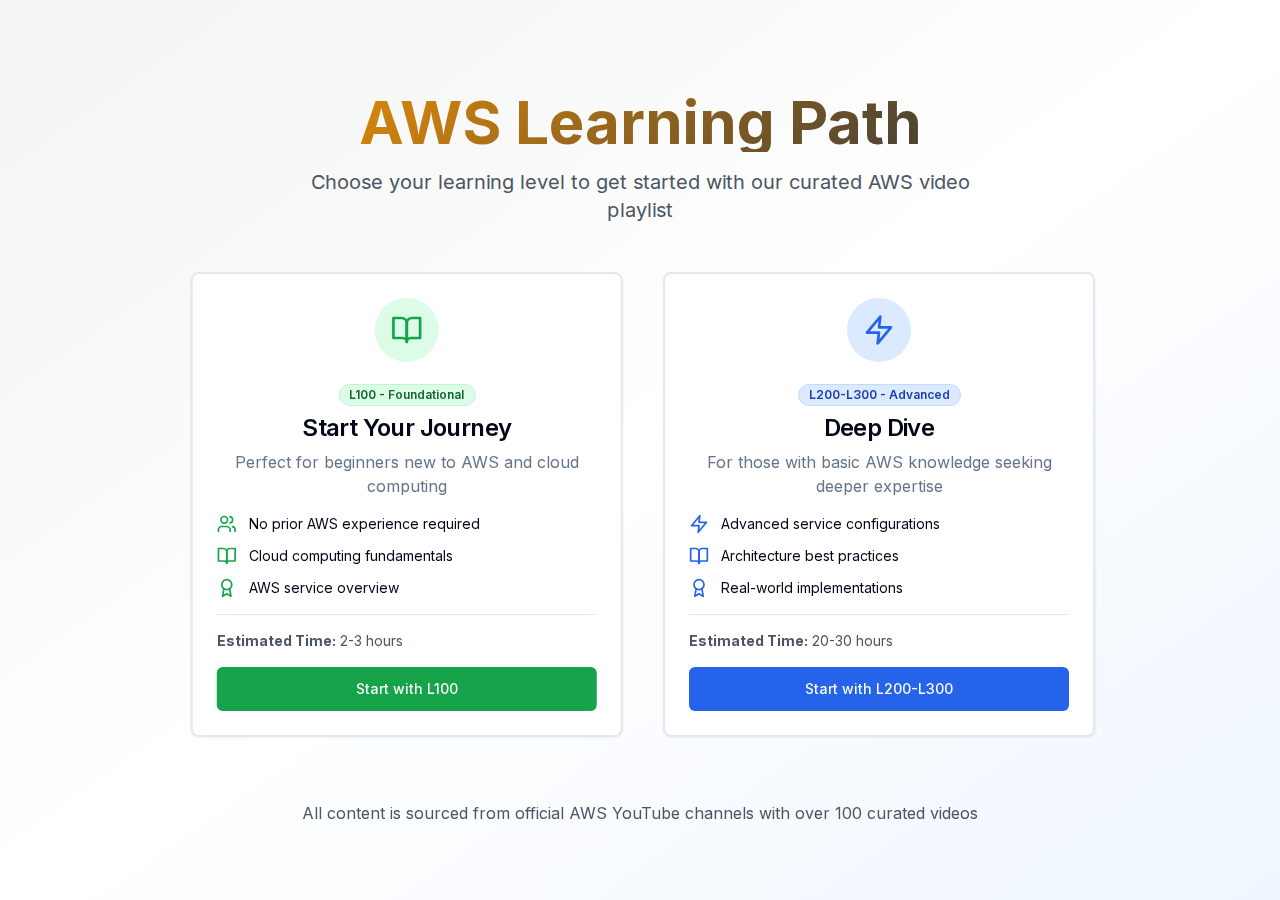
<file: index.html>
<!DOCTYPE html><html lang="en"><head><meta charSet="utf-8"/><meta name="viewport" content="width=device-width, initial-scale=1"/><link rel="preload" href="/_next/static/media/e4af272ccee01ff0-s.p.woff2" as="font" crossorigin="" type="font/woff2"/><link rel="stylesheet" href="/_next/static/css/3cbd39ab840da3f4.css" data-precedence="next"/><link rel="preload" as="script" fetchPriority="low" href="/_next/static/chunks/webpack-1b400f1de436fe28.js"/><script src="/_next/static/chunks/fd9d1056-ad15f396ddf9b7e5.js" async=""></script><script src="/_next/static/chunks/117-0e6c1df635e0dae0.js" async=""></script><script src="/_next/static/chunks/main-app-b7b6b2b98b5c2440.js" async=""></script><script src="/_next/static/chunks/985-b00d2a88869a61ec.js" async=""></script><script src="/_next/static/chunks/app/page-27c366e116678d3c.js" async=""></script><title>AWS Learning Path - Interactive Guide</title><meta name="description" content="A curated AWS learning path with official YouTube videos organized by skill level"/><meta name="next-size-adjust"/><script src="/_next/static/chunks/polyfills-42372ed130431b0a.js" noModule=""></script></head><body class="__className_e8ce0c"><div class="min-h-screen bg-gradient-to-br from-aws-gray via-white to-blue-50 flex items-center justify-center p-4"><div class="max-w-4xl w-full"><div class="text-center mb-12" style="opacity:0;transform:translateY(20px) translateZ(0)"><h1 class="text-4xl md:text-6xl font-bold aws-text-gradient mb-4">AWS Learning Path</h1><p class="text-xl text-gray-600 max-w-2xl mx-auto">Choose your learning level to get started with our curated AWS video playlist</p></div><div class="grid md:grid-cols-2 gap-8"><div style="opacity:0;transform:translateX(-20px) translateZ(0)"><div class="rounded-lg bg-card text-card-foreground shadow-sm h-full hover:shadow-xl transition-all duration-300 border-2 hover:border-green-200 group cursor-pointer"><div class="flex flex-col space-y-1.5 p-6 text-center pb-4"><div class="mx-auto mb-4 p-4 bg-green-100 rounded-full w-fit group-hover:bg-green-200 transition-colors"><svg xmlns="http://www.w3.org/2000/svg" width="24" height="24" viewBox="0 0 24 24" fill="none" stroke="currentColor" stroke-width="2" stroke-linecap="round" stroke-linejoin="round" class="w-8 h-8 text-green-600"><path d="M2 3h6a4 4 0 0 1 4 4v14a3 3 0 0 0-3-3H2z"></path><path d="M22 3h-6a4 4 0 0 0-4 4v14a3 3 0 0 1 3-3h7z"></path></svg></div><div class="inline-flex items-center rounded-full border px-2.5 py-0.5 text-xs font-semibold transition-colors focus:outline-none focus:ring-2 focus:ring-ring focus:ring-offset-2 border-green-200 bg-green-100 text-green-800 mx-auto mb-2">L100 - Foundational</div><h3 class="font-semibold tracking-tight text-2xl">Start Your Journey</h3><p class="text-muted-foreground text-base">Perfect for beginners new to AWS and cloud computing</p></div><div class="p-6 pt-0 space-y-4"><div class="space-y-3"><div class="flex items-center space-x-3"><svg xmlns="http://www.w3.org/2000/svg" width="24" height="24" viewBox="0 0 24 24" fill="none" stroke="currentColor" stroke-width="2" stroke-linecap="round" stroke-linejoin="round" class="w-5 h-5 text-green-600"><path d="M16 21v-2a4 4 0 0 0-4-4H6a4 4 0 0 0-4 4v2"></path><circle cx="9" cy="7" r="4"></circle><path d="M22 21v-2a4 4 0 0 0-3-3.87"></path><path d="M16 3.13a4 4 0 0 1 0 7.75"></path></svg><span class="text-sm">No prior AWS experience required</span></div><div class="flex items-center space-x-3"><svg xmlns="http://www.w3.org/2000/svg" width="24" height="24" viewBox="0 0 24 24" fill="none" stroke="currentColor" stroke-width="2" stroke-linecap="round" stroke-linejoin="round" class="w-5 h-5 text-green-600"><path d="M2 3h6a4 4 0 0 1 4 4v14a3 3 0 0 0-3-3H2z"></path><path d="M22 3h-6a4 4 0 0 0-4 4v14a3 3 0 0 1 3-3h7z"></path></svg><span class="text-sm">Cloud computing fundamentals</span></div><div class="flex items-center space-x-3"><svg xmlns="http://www.w3.org/2000/svg" width="24" height="24" viewBox="0 0 24 24" fill="none" stroke="currentColor" stroke-width="2" stroke-linecap="round" stroke-linejoin="round" class="w-5 h-5 text-green-600"><circle cx="12" cy="8" r="6"></circle><path d="M15.477 12.89 17 22l-5-3-5 3 1.523-9.11"></path></svg><span class="text-sm">AWS service overview</span></div></div><div class="pt-4 border-t"><p class="text-sm text-gray-600 mb-4"><strong>Estimated Time:</strong> 2-3 hours</p><button class="inline-flex items-center justify-center whitespace-nowrap text-sm font-medium ring-offset-background transition-colors focus-visible:outline-none focus-visible:ring-2 focus-visible:ring-ring focus-visible:ring-offset-2 disabled:pointer-events-none disabled:opacity-50 text-primary-foreground h-11 rounded-md px-8 w-full bg-green-600 hover:bg-green-700">Start with L100</button></div></div></div></div><div style="opacity:0;transform:translateX(20px) translateZ(0)"><div class="rounded-lg bg-card text-card-foreground shadow-sm h-full hover:shadow-xl transition-all duration-300 border-2 hover:border-blue-200 group cursor-pointer"><div class="flex flex-col space-y-1.5 p-6 text-center pb-4"><div class="mx-auto mb-4 p-4 bg-blue-100 rounded-full w-fit group-hover:bg-blue-200 transition-colors"><svg xmlns="http://www.w3.org/2000/svg" width="24" height="24" viewBox="0 0 24 24" fill="none" stroke="currentColor" stroke-width="2" stroke-linecap="round" stroke-linejoin="round" class="w-8 h-8 text-blue-600"><polygon points="13 2 3 14 12 14 11 22 21 10 12 10 13 2"></polygon></svg></div><div class="inline-flex items-center rounded-full border px-2.5 py-0.5 text-xs font-semibold transition-colors focus:outline-none focus:ring-2 focus:ring-ring focus:ring-offset-2 border-blue-200 bg-blue-100 text-blue-800 mx-auto mb-2">L200-L300 - Advanced</div><h3 class="font-semibold tracking-tight text-2xl">Deep Dive</h3><p class="text-muted-foreground text-base">For those with basic AWS knowledge seeking deeper expertise</p></div><div class="p-6 pt-0 space-y-4"><div class="space-y-3"><div class="flex items-center space-x-3"><svg xmlns="http://www.w3.org/2000/svg" width="24" height="24" viewBox="0 0 24 24" fill="none" stroke="currentColor" stroke-width="2" stroke-linecap="round" stroke-linejoin="round" class="w-5 h-5 text-blue-600"><polygon points="13 2 3 14 12 14 11 22 21 10 12 10 13 2"></polygon></svg><span class="text-sm">Advanced service configurations</span></div><div class="flex items-center space-x-3"><svg xmlns="http://www.w3.org/2000/svg" width="24" height="24" viewBox="0 0 24 24" fill="none" stroke="currentColor" stroke-width="2" stroke-linecap="round" stroke-linejoin="round" class="w-5 h-5 text-blue-600"><path d="M2 3h6a4 4 0 0 1 4 4v14a3 3 0 0 0-3-3H2z"></path><path d="M22 3h-6a4 4 0 0 0-4 4v14a3 3 0 0 1 3-3h7z"></path></svg><span class="text-sm">Architecture best practices</span></div><div class="flex items-center space-x-3"><svg xmlns="http://www.w3.org/2000/svg" width="24" height="24" viewBox="0 0 24 24" fill="none" stroke="currentColor" stroke-width="2" stroke-linecap="round" stroke-linejoin="round" class="w-5 h-5 text-blue-600"><circle cx="12" cy="8" r="6"></circle><path d="M15.477 12.89 17 22l-5-3-5 3 1.523-9.11"></path></svg><span class="text-sm">Real-world implementations</span></div></div><div class="pt-4 border-t"><p class="text-sm text-gray-600 mb-4"><strong>Estimated Time:</strong> 20-30 hours</p><button class="inline-flex items-center justify-center whitespace-nowrap text-sm font-medium ring-offset-background transition-colors focus-visible:outline-none focus-visible:ring-2 focus-visible:ring-ring focus-visible:ring-offset-2 disabled:pointer-events-none disabled:opacity-50 text-primary-foreground h-11 rounded-md px-8 w-full bg-blue-600 hover:bg-blue-700">Start with L200-L300</button></div></div></div></div></div><div class="text-center mt-12" style="opacity:0;transform:translateY(20px) translateZ(0)"><p class="text-gray-600">All content is sourced from official AWS YouTube channels with over 100 curated videos</p></div></div></div><script src="/_next/static/chunks/webpack-1b400f1de436fe28.js" async=""></script><script>(self.__next_f=self.__next_f||[]).push([0]);self.__next_f.push([2,null])</script><script>self.__next_f.push([1,"1:HL[\"/_next/static/media/e4af272ccee01ff0-s.p.woff2\",\"font\",{\"crossOrigin\":\"\",\"type\":\"font/woff2\"}]\n2:HL[\"/_next/static/css/3cbd39ab840da3f4.css\",\"style\"]\n"])</script><script>self.__next_f.push([1,"3:I[2846,[],\"\"]\n5:I[9107,[],\"ClientPageRoot\"]\n6:I[8363,[\"985\",\"static/chunks/985-b00d2a88869a61ec.js\",\"931\",\"static/chunks/app/page-27c366e116678d3c.js\"],\"default\",1]\n7:I[4707,[],\"\"]\n8:I[6423,[],\"\"]\na:I[1060,[],\"\"]\nb:[]\n0:[\"$\",\"$L3\",null,{\"buildId\":\"ztAX_1x2L5GDD27DVm2EQ\",\"assetPrefix\":\"\",\"urlParts\":[\"\",\"\"],\"initialTree\":[\"\",{\"children\":[\"__PAGE__\",{}]},\"$undefined\",\"$undefined\",true],\"initialSeedData\":[\"\",{\"children\":[\"__PAGE__\",{},[[\"$L4\",[\"$\",\"$L5\",null,{\"props\":{\"params\":{},\"searchParams\":{}},\"Component\":\"$6\"}],null],null],null]},[[[[\"$\",\"link\",\"0\",{\"rel\":\"stylesheet\",\"href\":\"/_next/static/css/3cbd39ab840da3f4.css\",\"precedence\":\"next\",\"crossOrigin\":\"$undefined\"}]],[\"$\",\"html\",null,{\"lang\":\"en\",\"children\":[\"$\",\"body\",null,{\"className\":\"__className_e8ce0c\",\"children\":[\"$\",\"$L7\",null,{\"parallelRouterKey\":\"children\",\"segmentPath\":[\"children\"],\"error\":\"$undefined\",\"errorStyles\":\"$undefined\",\"errorScripts\":\"$undefined\",\"template\":[\"$\",\"$L8\",null,{}],\"templateStyles\":\"$undefined\",\"templateScripts\":\"$undefined\",\"notFound\":[[\"$\",\"title\",null,{\"children\":\"404: This page could not be found.\"}],[\"$\",\"div\",null,{\"style\":{\"fontFamily\":\"system-ui,\\\"Segoe UI\\\",Roboto,Helvetica,Arial,sans-serif,\\\"Apple Color Emoji\\\",\\\"Segoe UI Emoji\\\"\",\"height\":\"100vh\",\"textAlign\":\"center\",\"display\":\"flex\",\"flexDirection\":\"column\",\"alignItems\":\"center\",\"justifyContent\":\"center\"},\"children\":[\"$\",\"div\",null,{\"children\":[[\"$\",\"style\",null,{\"dangerouslySetInnerHTML\":{\"__html\":\"body{color:#000;background:#fff;margin:0}.next-error-h1{border-right:1px solid rgba(0,0,0,.3)}@media (prefers-color-scheme:dark){body{color:#fff;background:#000}.next-error-h1{border-right:1px solid rgba(255,255,255,.3)}}\"}}],[\"$\",\"h1\",null,{\"className\":\"next-error-h1\",\"style\":{\"display\":\"inline-block\",\"margin\":\"0 20px 0 0\",\"padding\":\"0 23px 0 0\",\"fontSize\":24,\"fontWeight\":500,\"verticalAlign\":\"top\",\"lineHeight\":\"49px\"},\"children\":\"404\"}],[\"$\",\"div\",null,{\"style\":{\"display\":\"inline-block\"},\"children\":[\"$\",\"h2\",null,{\"style\":{\"fontSize\":14,\"fontWeight\":400,\"lineHeight\":\"49px\""])</script><script>self.__next_f.push([1,",\"margin\":0},\"children\":\"This page could not be found.\"}]}]]}]}]],\"notFoundStyles\":[]}]}]}]],null],null],\"couldBeIntercepted\":false,\"initialHead\":[null,\"$L9\"],\"globalErrorComponent\":\"$a\",\"missingSlots\":\"$Wb\"}]\n"])</script><script>self.__next_f.push([1,"9:[[\"$\",\"meta\",\"0\",{\"name\":\"viewport\",\"content\":\"width=device-width, initial-scale=1\"}],[\"$\",\"meta\",\"1\",{\"charSet\":\"utf-8\"}],[\"$\",\"title\",\"2\",{\"children\":\"AWS Learning Path - Interactive Guide\"}],[\"$\",\"meta\",\"3\",{\"name\":\"description\",\"content\":\"A curated AWS learning path with official YouTube videos organized by skill level\"}],[\"$\",\"meta\",\"4\",{\"name\":\"next-size-adjust\"}]]\n4:null\n"])</script></body></html>
</file>
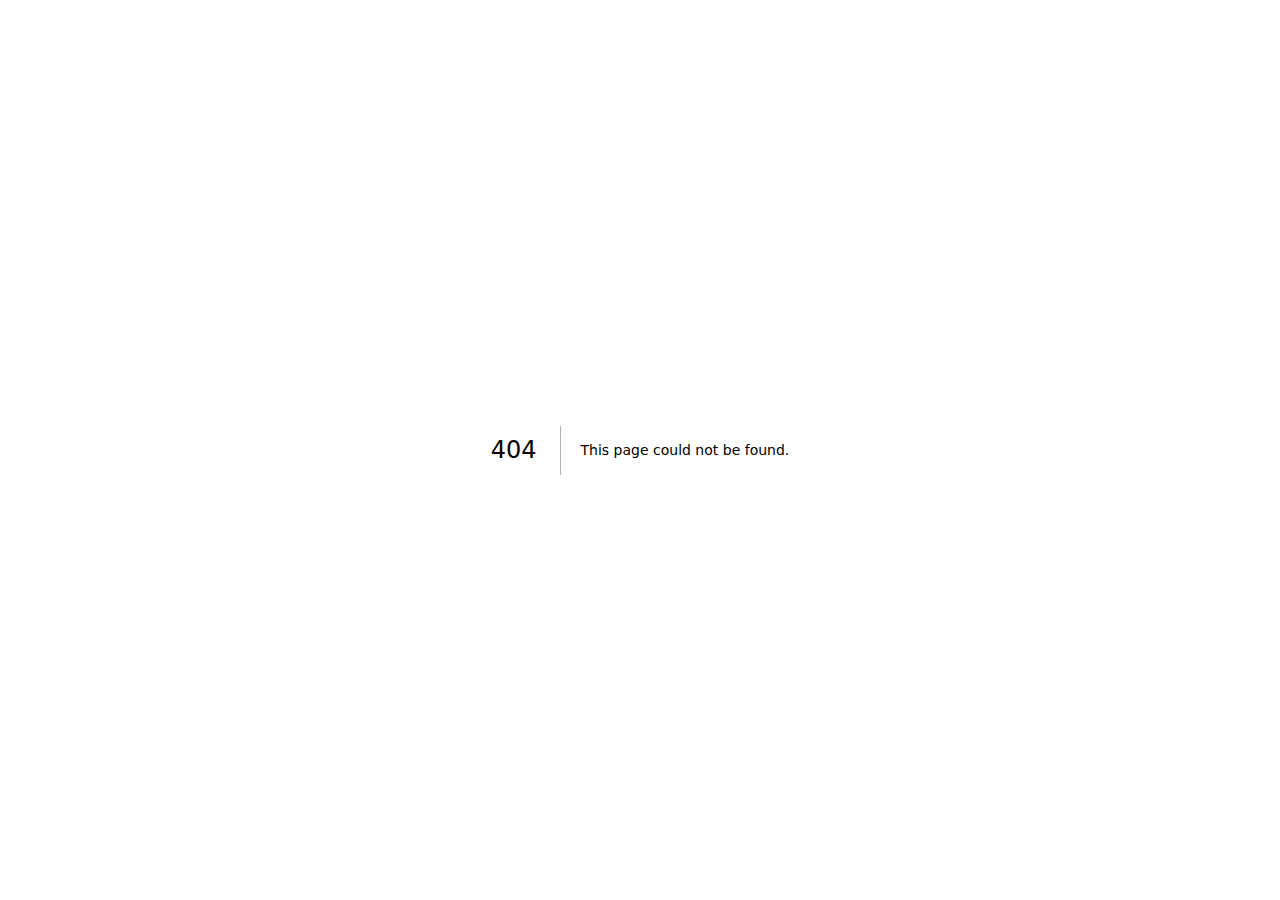
<file: 404/index.html>
<!DOCTYPE html><html lang="en"><head><meta charSet="utf-8"/><meta name="viewport" content="width=device-width, initial-scale=1"/><link rel="preload" href="/_next/static/media/e4af272ccee01ff0-s.p.woff2" as="font" crossorigin="" type="font/woff2"/><link rel="stylesheet" href="/_next/static/css/3cbd39ab840da3f4.css" data-precedence="next"/><link rel="preload" as="script" fetchPriority="low" href="/_next/static/chunks/webpack-1b400f1de436fe28.js"/><script src="/_next/static/chunks/fd9d1056-ad15f396ddf9b7e5.js" async=""></script><script src="/_next/static/chunks/117-0e6c1df635e0dae0.js" async=""></script><script src="/_next/static/chunks/main-app-b7b6b2b98b5c2440.js" async=""></script><meta name="robots" content="noindex"/><title>404: This page could not be found.</title><title>AWS Learning Path - Interactive Guide</title><meta name="description" content="A curated AWS learning path with official YouTube videos organized by skill level"/><meta name="next-size-adjust"/><script src="/_next/static/chunks/polyfills-42372ed130431b0a.js" noModule=""></script></head><body class="__className_e8ce0c"><div style="font-family:system-ui,&quot;Segoe UI&quot;,Roboto,Helvetica,Arial,sans-serif,&quot;Apple Color Emoji&quot;,&quot;Segoe UI Emoji&quot;;height:100vh;text-align:center;display:flex;flex-direction:column;align-items:center;justify-content:center"><div><style>body{color:#000;background:#fff;margin:0}.next-error-h1{border-right:1px solid rgba(0,0,0,.3)}@media (prefers-color-scheme:dark){body{color:#fff;background:#000}.next-error-h1{border-right:1px solid rgba(255,255,255,.3)}}</style><h1 class="next-error-h1" style="display:inline-block;margin:0 20px 0 0;padding:0 23px 0 0;font-size:24px;font-weight:500;vertical-align:top;line-height:49px">404</h1><div style="display:inline-block"><h2 style="font-size:14px;font-weight:400;line-height:49px;margin:0">This page could not be found.</h2></div></div></div><script src="/_next/static/chunks/webpack-1b400f1de436fe28.js" async=""></script><script>(self.__next_f=self.__next_f||[]).push([0]);self.__next_f.push([2,null])</script><script>self.__next_f.push([1,"1:HL[\"/_next/static/media/e4af272ccee01ff0-s.p.woff2\",\"font\",{\"crossOrigin\":\"\",\"type\":\"font/woff2\"}]\n2:HL[\"/_next/static/css/3cbd39ab840da3f4.css\",\"style\"]\n"])</script><script>self.__next_f.push([1,"3:I[2846,[],\"\"]\n5:I[4707,[],\"\"]\n6:I[6423,[],\"\"]\nc:I[1060,[],\"\"]\n7:{\"fontFamily\":\"system-ui,\\\"Segoe UI\\\",Roboto,Helvetica,Arial,sans-serif,\\\"Apple Color Emoji\\\",\\\"Segoe UI Emoji\\\"\",\"height\":\"100vh\",\"textAlign\":\"center\",\"display\":\"flex\",\"flexDirection\":\"column\",\"alignItems\":\"center\",\"justifyContent\":\"center\"}\n8:{\"display\":\"inline-block\",\"margin\":\"0 20px 0 0\",\"padding\":\"0 23px 0 0\",\"fontSize\":24,\"fontWeight\":500,\"verticalAlign\":\"top\",\"lineHeight\":\"49px\"}\n9:{\"display\":\"inline-block\"}\na:{\"fontSize\":14,\"fontWeight\":400,\"lineHeight\":\"49px\",\"margin\":0}\nd:[]\n"])</script><script>self.__next_f.push([1,"0:[\"$\",\"$L3\",null,{\"buildId\":\"ztAX_1x2L5GDD27DVm2EQ\",\"assetPrefix\":\"\",\"urlParts\":[\"\",\"_not-found\",\"\"],\"initialTree\":[\"\",{\"children\":[\"/_not-found\",{\"children\":[\"__PAGE__\",{}]}]},\"$undefined\",\"$undefined\",true],\"initialSeedData\":[\"\",{\"children\":[\"/_not-found\",{\"children\":[\"__PAGE__\",{},[[\"$L4\",[[\"$\",\"title\",null,{\"children\":\"404: This page could not be found.\"}],[\"$\",\"div\",null,{\"style\":{\"fontFamily\":\"system-ui,\\\"Segoe UI\\\",Roboto,Helvetica,Arial,sans-serif,\\\"Apple Color Emoji\\\",\\\"Segoe UI Emoji\\\"\",\"height\":\"100vh\",\"textAlign\":\"center\",\"display\":\"flex\",\"flexDirection\":\"column\",\"alignItems\":\"center\",\"justifyContent\":\"center\"},\"children\":[\"$\",\"div\",null,{\"children\":[[\"$\",\"style\",null,{\"dangerouslySetInnerHTML\":{\"__html\":\"body{color:#000;background:#fff;margin:0}.next-error-h1{border-right:1px solid rgba(0,0,0,.3)}@media (prefers-color-scheme:dark){body{color:#fff;background:#000}.next-error-h1{border-right:1px solid rgba(255,255,255,.3)}}\"}}],[\"$\",\"h1\",null,{\"className\":\"next-error-h1\",\"style\":{\"display\":\"inline-block\",\"margin\":\"0 20px 0 0\",\"padding\":\"0 23px 0 0\",\"fontSize\":24,\"fontWeight\":500,\"verticalAlign\":\"top\",\"lineHeight\":\"49px\"},\"children\":\"404\"}],[\"$\",\"div\",null,{\"style\":{\"display\":\"inline-block\"},\"children\":[\"$\",\"h2\",null,{\"style\":{\"fontSize\":14,\"fontWeight\":400,\"lineHeight\":\"49px\",\"margin\":0},\"children\":\"This page could not be found.\"}]}]]}]}]],null],null],null]},[null,[\"$\",\"$L5\",null,{\"parallelRouterKey\":\"children\",\"segmentPath\":[\"children\",\"/_not-found\",\"children\"],\"error\":\"$undefined\",\"errorStyles\":\"$undefined\",\"errorScripts\":\"$undefined\",\"template\":[\"$\",\"$L6\",null,{}],\"templateStyles\":\"$undefined\",\"templateScripts\":\"$undefined\",\"notFound\":\"$undefined\",\"notFoundStyles\":\"$undefined\"}]],null]},[[[[\"$\",\"link\",\"0\",{\"rel\":\"stylesheet\",\"href\":\"/_next/static/css/3cbd39ab840da3f4.css\",\"precedence\":\"next\",\"crossOrigin\":\"$undefined\"}]],[\"$\",\"html\",null,{\"lang\":\"en\",\"children\":[\"$\",\"body\",null,{\"className\":\"__className_e8ce0c\",\"children\":[\"$\",\"$L5\",null,{\"parallelRouterKey\":\"children\",\"segmentPath\":[\"children\"],\"error\":\"$undefined\",\"errorStyles\":\"$undefined\",\"errorScripts\":\"$undefined\",\"template\":[\"$\",\"$L6\",null,{}],\"templateStyles\":\"$undefined\",\"templateScripts\":\"$undefined\",\"notFound\":[[\"$\",\"title\",null,{\"children\":\"404: This page could not be found.\"}],[\"$\",\"div\",null,{\"style\":\"$7\",\"children\":[\"$\",\"div\",null,{\"children\":[[\"$\",\"style\",null,{\"dangerouslySetInnerHTML\":{\"__html\":\"body{color:#000;background:#fff;margin:0}.next-error-h1{border-right:1px solid rgba(0,0,0,.3)}@media (prefers-color-scheme:dark){body{color:#fff;background:#000}.next-error-h1{border-right:1px solid rgba(255,255,255,.3)}}\"}}],[\"$\",\"h1\",null,{\"className\":\"next-error-h1\",\"style\":\"$8\",\"children\":\"404\"}],[\"$\",\"div\",null,{\"style\":\"$9\",\"children\":[\"$\",\"h2\",null,{\"style\":\"$a\",\"children\":\"This page could not be found.\"}]}]]}]}]],\"notFoundStyles\":[]}]}]}]],null],null],\"couldBeIntercepted\":false,\"initialHead\":[[\"$\",\"meta\",null,{\"name\":\"robots\",\"content\":\"noindex\"}],\"$Lb\"],\"globalErrorComponent\":\"$c\",\"missingSlots\":\"$Wd\"}]\n"])</script><script>self.__next_f.push([1,"b:[[\"$\",\"meta\",\"0\",{\"name\":\"viewport\",\"content\":\"width=device-width, initial-scale=1\"}],[\"$\",\"meta\",\"1\",{\"charSet\":\"utf-8\"}],[\"$\",\"title\",\"2\",{\"children\":\"AWS Learning Path - Interactive Guide\"}],[\"$\",\"meta\",\"3\",{\"name\":\"description\",\"content\":\"A curated AWS learning path with official YouTube videos organized by skill level\"}],[\"$\",\"meta\",\"4\",{\"name\":\"next-size-adjust\"}]]\n4:null\n"])</script></body></html>
</file>
<file: _next/static/css/3cbd39ab840da3f4.css>
@font-face{font-family:__Inter_e8ce0c;font-style:normal;font-weight:100 900;font-display:swap;src:url(/_next/static/media/55c55f0601d81cf3-s.woff2) format("woff2");unicode-range:u+0460-052f,u+1c80-1c8a,u+20b4,u+2de0-2dff,u+a640-a69f,u+fe2e-fe2f}@font-face{font-family:__Inter_e8ce0c;font-style:normal;font-weight:100 900;font-display:swap;src:url(/_next/static/media/26a46d62cd723877-s.woff2) format("woff2");unicode-range:u+0301,u+0400-045f,u+0490-0491,u+04b0-04b1,u+2116}@font-face{font-family:__Inter_e8ce0c;font-style:normal;font-weight:100 900;font-display:swap;src:url(/_next/static/media/97e0cb1ae144a2a9-s.woff2) format("woff2");unicode-range:u+1f??}@font-face{font-family:__Inter_e8ce0c;font-style:normal;font-weight:100 900;font-display:swap;src:url(/_next/static/media/581909926a08bbc8-s.woff2) format("woff2");unicode-range:u+0370-0377,u+037a-037f,u+0384-038a,u+038c,u+038e-03a1,u+03a3-03ff}@font-face{font-family:__Inter_e8ce0c;font-style:normal;font-weight:100 900;font-display:swap;src:url(/_next/static/media/df0a9ae256c0569c-s.woff2) format("woff2");unicode-range:u+0102-0103,u+0110-0111,u+0128-0129,u+0168-0169,u+01a0-01a1,u+01af-01b0,u+0300-0301,u+0303-0304,u+0308-0309,u+0323,u+0329,u+1ea0-1ef9,u+20ab}@font-face{font-family:__Inter_e8ce0c;font-style:normal;font-weight:100 900;font-display:swap;src:url(/_next/static/media/8e9860b6e62d6359-s.woff2) format("woff2");unicode-range:u+0100-02ba,u+02bd-02c5,u+02c7-02cc,u+02ce-02d7,u+02dd-02ff,u+0304,u+0308,u+0329,u+1d00-1dbf,u+1e00-1e9f,u+1ef2-1eff,u+2020,u+20a0-20ab,u+20ad-20c0,u+2113,u+2c60-2c7f,u+a720-a7ff}@font-face{font-family:__Inter_e8ce0c;font-style:normal;font-weight:100 900;font-display:swap;src:url(/_next/static/media/e4af272ccee01ff0-s.p.woff2) format("woff2");unicode-range:u+00??,u+0131,u+0152-0153,u+02bb-02bc,u+02c6,u+02da,u+02dc,u+0304,u+0308,u+0329,u+2000-206f,u+20ac,u+2122,u+2191,u+2193,u+2212,u+2215,u+feff,u+fffd}@font-face{font-family:__Inter_Fallback_e8ce0c;src:local("Arial");ascent-override:90.49%;descent-override:22.56%;line-gap-override:0.00%;size-adjust:107.06%}.__className_e8ce0c{font-family:__Inter_e8ce0c,__Inter_Fallback_e8ce0c;font-style:normal}*,:after,:before{--tw-border-spacing-x:0;--tw-border-spacing-y:0;--tw-translate-x:0;--tw-translate-y:0;--tw-rotate:0;--tw-skew-x:0;--tw-skew-y:0;--tw-scale-x:1;--tw-scale-y:1;--tw-pan-x: ;--tw-pan-y: ;--tw-pinch-zoom: ;--tw-scroll-snap-strictness:proximity;--tw-gradient-from-position: ;--tw-gradient-via-position: ;--tw-gradient-to-position: ;--tw-ordinal: ;--tw-slashed-zero: ;--tw-numeric-figure: ;--tw-numeric-spacing: ;--tw-numeric-fraction: ;--tw-ring-inset: ;--tw-ring-offset-width:0px;--tw-ring-offset-color:#fff;--tw-ring-color:rgba(59,130,246,.5);--tw-ring-offset-shadow:0 0 #0000;--tw-ring-shadow:0 0 #0000;--tw-shadow:0 0 #0000;--tw-shadow-colored:0 0 #0000;--tw-blur: ;--tw-brightness: ;--tw-contrast: ;--tw-grayscale: ;--tw-hue-rotate: ;--tw-invert: ;--tw-saturate: ;--tw-sepia: ;--tw-drop-shadow: ;--tw-backdrop-blur: ;--tw-backdrop-brightness: ;--tw-backdrop-contrast: ;--tw-backdrop-grayscale: ;--tw-backdrop-hue-rotate: ;--tw-backdrop-invert: ;--tw-backdrop-opacity: ;--tw-backdrop-saturate: ;--tw-backdrop-sepia: ;--tw-contain-size: ;--tw-contain-layout: ;--tw-contain-paint: ;--tw-contain-style: }::backdrop{--tw-border-spacing-x:0;--tw-border-spacing-y:0;--tw-translate-x:0;--tw-translate-y:0;--tw-rotate:0;--tw-skew-x:0;--tw-skew-y:0;--tw-scale-x:1;--tw-scale-y:1;--tw-pan-x: ;--tw-pan-y: ;--tw-pinch-zoom: ;--tw-scroll-snap-strictness:proximity;--tw-gradient-from-position: ;--tw-gradient-via-position: ;--tw-gradient-to-position: ;--tw-ordinal: ;--tw-slashed-zero: ;--tw-numeric-figure: ;--tw-numeric-spacing: ;--tw-numeric-fraction: ;--tw-ring-inset: ;--tw-ring-offset-width:0px;--tw-ring-offset-color:#fff;--tw-ring-color:rgba(59,130,246,.5);--tw-ring-offset-shadow:0 0 #0000;--tw-ring-shadow:0 0 #0000;--tw-shadow:0 0 #0000;--tw-shadow-colored:0 0 #0000;--tw-blur: ;--tw-brightness: ;--tw-contrast: ;--tw-grayscale: ;--tw-hue-rotate: ;--tw-invert: ;--tw-saturate: ;--tw-sepia: ;--tw-drop-shadow: ;--tw-backdrop-blur: ;--tw-backdrop-brightness: ;--tw-backdrop-contrast: ;--tw-backdrop-grayscale: ;--tw-backdrop-hue-rotate: ;--tw-backdrop-invert: ;--tw-backdrop-opacity: ;--tw-backdrop-saturate: ;--tw-backdrop-sepia: ;--tw-contain-size: ;--tw-contain-layout: ;--tw-contain-paint: ;--tw-contain-style: }/*
! tailwindcss v3.4.17 | MIT License | https://tailwindcss.com
*/*,:after,:before{box-sizing:border-box;border:0 solid #e5e7eb}:after,:before{--tw-content:""}:host,html{line-height:1.5;-webkit-text-size-adjust:100%;-moz-tab-size:4;-o-tab-size:4;tab-size:4;font-family:ui-sans-serif,system-ui,sans-serif,Apple Color Emoji,Segoe UI Emoji,Segoe UI Symbol,Noto Color Emoji;font-feature-settings:normal;font-variation-settings:normal;-webkit-tap-highlight-color:transparent}body{margin:0;line-height:inherit}hr{height:0;color:inherit;border-top-width:1px}abbr:where([title]){-webkit-text-decoration:underline dotted;text-decoration:underline dotted}h1,h2,h3,h4,h5,h6{font-size:inherit;font-weight:inherit}a{color:inherit;text-decoration:inherit}b,strong{font-weight:bolder}code,kbd,pre,samp{font-family:ui-monospace,SFMono-Regular,Menlo,Monaco,Consolas,Liberation Mono,Courier New,monospace;font-feature-settings:normal;font-variation-settings:normal;font-size:1em}small{font-size:80%}sub,sup{font-size:75%;line-height:0;position:relative;vertical-align:baseline}sub{bottom:-.25em}sup{top:-.5em}table{text-indent:0;border-color:inherit;border-collapse:collapse}button,input,optgroup,select,textarea{font-family:inherit;font-feature-settings:inherit;font-variation-settings:inherit;font-size:100%;font-weight:inherit;line-height:inherit;letter-spacing:inherit;color:inherit;margin:0;padding:0}button,select{text-transform:none}button,input:where([type=button]),input:where([type=reset]),input:where([type=submit]){-webkit-appearance:button;background-color:transparent;background-image:none}:-moz-focusring{outline:auto}:-moz-ui-invalid{box-shadow:none}progress{vertical-align:baseline}::-webkit-inner-spin-button,::-webkit-outer-spin-button{height:auto}[type=search]{-webkit-appearance:textfield;outline-offset:-2px}::-webkit-search-decoration{-webkit-appearance:none}::-webkit-file-upload-button{-webkit-appearance:button;font:inherit}summary{display:list-item}blockquote,dd,dl,figure,h1,h2,h3,h4,h5,h6,hr,p,pre{margin:0}fieldset{margin:0}fieldset,legend{padding:0}menu,ol,ul{list-style:none;margin:0;padding:0}dialog{padding:0}textarea{resize:vertical}input::-moz-placeholder,textarea::-moz-placeholder{opacity:1;color:#9ca3af}input::placeholder,textarea::placeholder{opacity:1;color:#9ca3af}[role=button],button{cursor:pointer}:disabled{cursor:default}audio,canvas,embed,iframe,img,object,svg,video{display:block;vertical-align:middle}img,video{max-width:100%;height:auto}[hidden]:where(:not([hidden=until-found])){display:none}:root{--background:0 0% 100%;--foreground:222.2 84% 4.9%;--card:0 0% 100%;--card-foreground:222.2 84% 4.9%;--popover:0 0% 100%;--popover-foreground:222.2 84% 4.9%;--primary:221.2 83.2% 53.3%;--primary-foreground:210 40% 98%;--secondary:210 40% 96%;--secondary-foreground:222.2 84% 4.9%;--muted:210 40% 96%;--muted-foreground:215.4 16.3% 46.9%;--accent:210 40% 96%;--accent-foreground:222.2 84% 4.9%;--destructive:0 84.2% 60.2%;--destructive-foreground:210 40% 98%;--border:214.3 31.8% 91.4%;--input:214.3 31.8% 91.4%;--ring:221.2 83.2% 53.3%;--radius:0.5rem}*{border-color:hsl(var(--border))}body{background-color:hsl(var(--background));color:hsl(var(--foreground))}.fixed{position:fixed}.absolute{position:absolute}.relative{position:relative}.sticky{position:sticky}.inset-0{inset:0}.bottom-2{bottom:.5rem}.left-\[50\%\]{left:50%}.right-2{right:.5rem}.top-0{top:0}.top-4{top:1rem}.top-\[50\%\]{top:50%}.z-10{z-index:10}.z-50{z-index:50}.mx-auto{margin-left:auto;margin-right:auto}.mb-12{margin-bottom:3rem}.mb-2{margin-bottom:.5rem}.mb-3{margin-bottom:.75rem}.mb-4{margin-bottom:1rem}.mb-6{margin-bottom:1.5rem}.mr-1{margin-right:.25rem}.mr-2{margin-right:.5rem}.mt-12{margin-top:3rem}.mt-16{margin-top:4rem}.mt-2{margin-top:.5rem}.mt-3{margin-top:.75rem}.mt-4{margin-top:1rem}.mt-6{margin-top:1.5rem}.line-clamp-2{-webkit-line-clamp:2}.line-clamp-2,.line-clamp-3{overflow:hidden;display:-webkit-box;-webkit-box-orient:vertical}.line-clamp-3{-webkit-line-clamp:3}.flex{display:flex}.inline-flex{display:inline-flex}.grid{display:grid}.aspect-video{aspect-ratio:16/9}.h-10{height:2.5rem}.h-11{height:2.75rem}.h-12{height:3rem}.h-2{height:.5rem}.h-3{height:.75rem}.h-4{height:1rem}.h-5{height:1.25rem}.h-6{height:1.5rem}.h-8{height:2rem}.h-9{height:2.25rem}.h-full{height:100%}.max-h-40{max-height:10rem}.min-h-screen{min-height:100vh}.w-10{width:2.5rem}.w-12{width:3rem}.w-3{width:.75rem}.w-4{width:1rem}.w-5{width:1.25rem}.w-6{width:1.5rem}.w-8{width:2rem}.w-fit{width:-moz-fit-content;width:fit-content}.w-full{width:100%}.w-px{width:1px}.max-w-2xl{max-width:42rem}.max-w-4xl{max-width:56rem}.max-w-7xl{max-width:80rem}.max-w-lg{max-width:32rem}.flex-1{flex:1 1 0%}.shrink-0{flex-shrink:0}.translate-x-\[-50\%\]{--tw-translate-x:-50%}.translate-x-\[-50\%\],.translate-y-\[-50\%\]{transform:translate(var(--tw-translate-x),var(--tw-translate-y)) rotate(var(--tw-rotate)) skewX(var(--tw-skew-x)) skewY(var(--tw-skew-y)) scaleX(var(--tw-scale-x)) scaleY(var(--tw-scale-y))}.translate-y-\[-50\%\]{--tw-translate-y:-50%}.cursor-pointer{cursor:pointer}.grid-cols-2{grid-template-columns:repeat(2,minmax(0,1fr))}.flex-col{flex-direction:column}.flex-col-reverse{flex-direction:column-reverse}.flex-wrap{flex-wrap:wrap}.items-start{align-items:flex-start}.items-center{align-items:center}.justify-center{justify-content:center}.justify-between{justify-content:space-between}.gap-2{gap:.5rem}.gap-4{gap:1rem}.gap-6{gap:1.5rem}.gap-8{gap:2rem}.space-x-2>:not([hidden])~:not([hidden]){--tw-space-x-reverse:0;margin-right:calc(.5rem * var(--tw-space-x-reverse));margin-left:calc(.5rem * calc(1 - var(--tw-space-x-reverse)))}.space-x-3>:not([hidden])~:not([hidden]){--tw-space-x-reverse:0;margin-right:calc(.75rem * var(--tw-space-x-reverse));margin-left:calc(.75rem * calc(1 - var(--tw-space-x-reverse)))}.space-x-4>:not([hidden])~:not([hidden]){--tw-space-x-reverse:0;margin-right:calc(1rem * var(--tw-space-x-reverse));margin-left:calc(1rem * calc(1 - var(--tw-space-x-reverse)))}.space-y-1\.5>:not([hidden])~:not([hidden]){--tw-space-y-reverse:0;margin-top:calc(.375rem * calc(1 - var(--tw-space-y-reverse)));margin-bottom:calc(.375rem * var(--tw-space-y-reverse))}.space-y-2>:not([hidden])~:not([hidden]){--tw-space-y-reverse:0;margin-top:calc(.5rem * calc(1 - var(--tw-space-y-reverse)));margin-bottom:calc(.5rem * var(--tw-space-y-reverse))}.space-y-3>:not([hidden])~:not([hidden]){--tw-space-y-reverse:0;margin-top:calc(.75rem * calc(1 - var(--tw-space-y-reverse)));margin-bottom:calc(.75rem * var(--tw-space-y-reverse))}.space-y-4>:not([hidden])~:not([hidden]){--tw-space-y-reverse:0;margin-top:calc(1rem * calc(1 - var(--tw-space-y-reverse)));margin-bottom:calc(1rem * var(--tw-space-y-reverse))}.space-y-6>:not([hidden])~:not([hidden]){--tw-space-y-reverse:0;margin-top:calc(1.5rem * calc(1 - var(--tw-space-y-reverse)));margin-bottom:calc(1.5rem * var(--tw-space-y-reverse))}.space-y-8>:not([hidden])~:not([hidden]){--tw-space-y-reverse:0;margin-top:calc(2rem * calc(1 - var(--tw-space-y-reverse)));margin-bottom:calc(2rem * var(--tw-space-y-reverse))}.overflow-hidden{overflow:hidden}.overflow-y-auto{overflow-y:auto}.whitespace-nowrap{white-space:nowrap}.rounded{border-radius:.25rem}.rounded-full{border-radius:9999px}.rounded-lg{border-radius:var(--radius)}.rounded-md{border-radius:calc(var(--radius) - 2px)}.border{border-width:1px}.border-2{border-width:2px}.border-b{border-bottom-width:1px}.border-t{border-top-width:1px}.border-dashed{border-style:dashed}.border-blue-200{--tw-border-opacity:1;border-color:rgb(191 219 254/var(--tw-border-opacity,1))}.border-gray-200{--tw-border-opacity:1;border-color:rgb(229 231 235/var(--tw-border-opacity,1))}.border-gray-600{--tw-border-opacity:1;border-color:rgb(75 85 99/var(--tw-border-opacity,1))}.border-green-200{--tw-border-opacity:1;border-color:rgb(187 247 208/var(--tw-border-opacity,1))}.border-input{border-color:hsl(var(--input))}.border-transparent{border-color:transparent}.border-yellow-200{--tw-border-opacity:1;border-color:rgb(254 240 138/var(--tw-border-opacity,1))}.bg-aws-dark-blue{--tw-bg-opacity:1;background-color:rgb(35 47 62/var(--tw-bg-opacity,1))}.bg-aws-orange{--tw-bg-opacity:1;background-color:rgb(255 153 0/var(--tw-bg-opacity,1))}.bg-background{background-color:hsl(var(--background))}.bg-black{--tw-bg-opacity:1;background-color:rgb(0 0 0/var(--tw-bg-opacity,1))}.bg-black\/20{background-color:rgba(0,0,0,.2)}.bg-black\/80{background-color:rgba(0,0,0,.8)}.bg-blue-100{--tw-bg-opacity:1;background-color:rgb(219 234 254/var(--tw-bg-opacity,1))}.bg-blue-500{--tw-bg-opacity:1;background-color:rgb(59 130 246/var(--tw-bg-opacity,1))}.bg-blue-600{--tw-bg-opacity:1;background-color:rgb(37 99 235/var(--tw-bg-opacity,1))}.bg-card{background-color:hsl(var(--card))}.bg-destructive{background-color:hsl(var(--destructive))}.bg-gray-200{--tw-bg-opacity:1;background-color:rgb(229 231 235/var(--tw-bg-opacity,1))}.bg-gray-300{--tw-bg-opacity:1;background-color:rgb(209 213 219/var(--tw-bg-opacity,1))}.bg-gray-900{--tw-bg-opacity:1;background-color:rgb(17 24 39/var(--tw-bg-opacity,1))}.bg-green-100{--tw-bg-opacity:1;background-color:rgb(220 252 231/var(--tw-bg-opacity,1))}.bg-green-500{--tw-bg-opacity:1;background-color:rgb(34 197 94/var(--tw-bg-opacity,1))}.bg-green-600{--tw-bg-opacity:1;background-color:rgb(22 163 74/var(--tw-bg-opacity,1))}.bg-primary{background-color:hsl(var(--primary))}.bg-secondary{background-color:hsl(var(--secondary))}.bg-transparent{background-color:transparent}.bg-white\/80{background-color:hsla(0,0%,100%,.8)}.bg-white\/90{background-color:hsla(0,0%,100%,.9)}.bg-white\/95{background-color:hsla(0,0%,100%,.95)}.bg-yellow-50{--tw-bg-opacity:1;background-color:rgb(254 252 232/var(--tw-bg-opacity,1))}.bg-gradient-to-br{background-image:linear-gradient(to bottom right,var(--tw-gradient-stops))}.bg-gradient-to-r{background-image:linear-gradient(to right,var(--tw-gradient-stops))}.from-aws-gray{--tw-gradient-from:#f2f3f3 var(--tw-gradient-from-position);--tw-gradient-to:hsla(180,4%,95%,0) var(--tw-gradient-to-position);--tw-gradient-stops:var(--tw-gradient-from),var(--tw-gradient-to)}.from-aws-orange\/10{--tw-gradient-from:rgba(255,153,0,.1) var(--tw-gradient-from-position);--tw-gradient-to:rgba(255,153,0,0) var(--tw-gradient-to-position);--tw-gradient-stops:var(--tw-gradient-from),var(--tw-gradient-to)}.from-green-50{--tw-gradient-from:#f0fdf4 var(--tw-gradient-from-position);--tw-gradient-to:rgba(240,253,244,0) var(--tw-gradient-to-position);--tw-gradient-stops:var(--tw-gradient-from),var(--tw-gradient-to)}.via-white{--tw-gradient-to:hsla(0,0%,100%,0) var(--tw-gradient-to-position);--tw-gradient-stops:var(--tw-gradient-from),#fff var(--tw-gradient-via-position),var(--tw-gradient-to)}.to-aws-dark-blue\/10{--tw-gradient-to:rgba(35,47,62,.1) var(--tw-gradient-to-position)}.to-blue-50{--tw-gradient-to:#eff6ff var(--tw-gradient-to-position)}.object-cover{-o-object-fit:cover;object-fit:cover}.p-1{padding:.25rem}.p-2{padding:.5rem}.p-3{padding:.75rem}.p-4{padding:1rem}.p-6{padding:1.5rem}.p-8{padding:2rem}.px-2\.5{padding-left:.625rem;padding-right:.625rem}.px-3{padding-left:.75rem;padding-right:.75rem}.px-4{padding-left:1rem;padding-right:1rem}.px-8{padding-left:2rem;padding-right:2rem}.py-0\.5{padding-top:.125rem;padding-bottom:.125rem}.py-2{padding-top:.5rem;padding-bottom:.5rem}.py-4{padding-top:1rem;padding-bottom:1rem}.py-8{padding-top:2rem;padding-bottom:2rem}.pb-3{padding-bottom:.75rem}.pb-4{padding-bottom:1rem}.pr-8{padding-right:2rem}.pt-0{padding-top:0}.pt-4{padding-top:1rem}.text-left{text-align:left}.text-center{text-align:center}.text-2xl{font-size:1.5rem;line-height:2rem}.text-4xl{font-size:2.25rem;line-height:2.5rem}.text-base{font-size:1rem;line-height:1.5rem}.text-lg{font-size:1.125rem;line-height:1.75rem}.text-sm{font-size:.875rem;line-height:1.25rem}.text-xl{font-size:1.25rem;line-height:1.75rem}.text-xs{font-size:.75rem;line-height:1rem}.font-bold{font-weight:700}.font-medium{font-weight:500}.font-semibold{font-weight:600}.leading-none{line-height:1}.leading-relaxed{line-height:1.625}.leading-tight{line-height:1.25}.tracking-tight{letter-spacing:-.025em}.text-aws-orange{--tw-text-opacity:1;color:rgb(255 153 0/var(--tw-text-opacity,1))}.text-black{--tw-text-opacity:1;color:rgb(0 0 0/var(--tw-text-opacity,1))}.text-blue-600{--tw-text-opacity:1;color:rgb(37 99 235/var(--tw-text-opacity,1))}.text-blue-800{--tw-text-opacity:1;color:rgb(30 64 175/var(--tw-text-opacity,1))}.text-card-foreground{color:hsl(var(--card-foreground))}.text-destructive-foreground{color:hsl(var(--destructive-foreground))}.text-foreground{color:hsl(var(--foreground))}.text-gray-300{--tw-text-opacity:1;color:rgb(209 213 219/var(--tw-text-opacity,1))}.text-gray-400{--tw-text-opacity:1;color:rgb(156 163 175/var(--tw-text-opacity,1))}.text-gray-600{--tw-text-opacity:1;color:rgb(75 85 99/var(--tw-text-opacity,1))}.text-green-500{--tw-text-opacity:1;color:rgb(34 197 94/var(--tw-text-opacity,1))}.text-green-600{--tw-text-opacity:1;color:rgb(22 163 74/var(--tw-text-opacity,1))}.text-green-800{--tw-text-opacity:1;color:rgb(22 101 52/var(--tw-text-opacity,1))}.text-muted-foreground{color:hsl(var(--muted-foreground))}.text-primary{color:hsl(var(--primary))}.text-primary-foreground{color:hsl(var(--primary-foreground))}.text-secondary-foreground{color:hsl(var(--secondary-foreground))}.text-white{--tw-text-opacity:1;color:rgb(255 255 255/var(--tw-text-opacity,1))}.text-yellow-500{--tw-text-opacity:1;color:rgb(234 179 8/var(--tw-text-opacity,1))}.text-yellow-700{--tw-text-opacity:1;color:rgb(161 98 7/var(--tw-text-opacity,1))}.text-yellow-800{--tw-text-opacity:1;color:rgb(133 77 14/var(--tw-text-opacity,1))}.underline-offset-4{text-underline-offset:4px}.opacity-0{opacity:0}.shadow-lg{--tw-shadow:0 10px 15px -3px rgba(0,0,0,.1),0 4px 6px -4px rgba(0,0,0,.1);--tw-shadow-colored:0 10px 15px -3px var(--tw-shadow-color),0 4px 6px -4px var(--tw-shadow-color)}.shadow-lg,.shadow-sm{box-shadow:var(--tw-ring-offset-shadow,0 0 #0000),var(--tw-ring-shadow,0 0 #0000),var(--tw-shadow)}.shadow-sm{--tw-shadow:0 1px 2px 0 rgba(0,0,0,.05);--tw-shadow-colored:0 1px 2px 0 var(--tw-shadow-color)}.outline{outline-style:solid}.ring-offset-background{--tw-ring-offset-color:hsl(var(--background))}.filter{filter:var(--tw-blur) var(--tw-brightness) var(--tw-contrast) var(--tw-grayscale) var(--tw-hue-rotate) var(--tw-invert) var(--tw-saturate) var(--tw-sepia) var(--tw-drop-shadow)}.backdrop-blur-sm{--tw-backdrop-blur:blur(4px);-webkit-backdrop-filter:var(--tw-backdrop-blur) var(--tw-backdrop-brightness) var(--tw-backdrop-contrast) var(--tw-backdrop-grayscale) var(--tw-backdrop-hue-rotate) var(--tw-backdrop-invert) var(--tw-backdrop-opacity) var(--tw-backdrop-saturate) var(--tw-backdrop-sepia);backdrop-filter:var(--tw-backdrop-blur) var(--tw-backdrop-brightness) var(--tw-backdrop-contrast) var(--tw-backdrop-grayscale) var(--tw-backdrop-hue-rotate) var(--tw-backdrop-invert) var(--tw-backdrop-opacity) var(--tw-backdrop-saturate) var(--tw-backdrop-sepia)}.transition{transition-property:color,background-color,border-color,text-decoration-color,fill,stroke,opacity,box-shadow,transform,filter,-webkit-backdrop-filter;transition-property:color,background-color,border-color,text-decoration-color,fill,stroke,opacity,box-shadow,transform,filter,backdrop-filter;transition-property:color,background-color,border-color,text-decoration-color,fill,stroke,opacity,box-shadow,transform,filter,backdrop-filter,-webkit-backdrop-filter;transition-timing-function:cubic-bezier(.4,0,.2,1);transition-duration:.15s}.transition-all{transition-property:all;transition-timing-function:cubic-bezier(.4,0,.2,1);transition-duration:.15s}.transition-colors{transition-property:color,background-color,border-color,text-decoration-color,fill,stroke;transition-timing-function:cubic-bezier(.4,0,.2,1);transition-duration:.15s}.transition-opacity{transition-property:opacity;transition-timing-function:cubic-bezier(.4,0,.2,1);transition-duration:.15s}.transition-transform{transition-property:transform;transition-timing-function:cubic-bezier(.4,0,.2,1);transition-duration:.15s}.duration-200{transition-duration:.2s}.duration-300{transition-duration:.3s}::-webkit-scrollbar{width:8px}::-webkit-scrollbar-track{background:#f1f1f1;border-radius:4px}::-webkit-scrollbar-thumb{background:#c1c1c1;border-radius:4px}::-webkit-scrollbar-thumb:hover{background:#a8a8a8}*{transition:all .2s ease-in-out}.aws-gradient,.aws-text-gradient{background:linear-gradient(135deg,#f90,#232f3e)}.aws-text-gradient{-webkit-background-clip:text;-webkit-text-fill-color:transparent;background-clip:text}.level-100{border-color:rgb(187 247 208/var(--tw-border-opacity,1));background-color:rgb(220 252 231/var(--tw-bg-opacity,1));color:rgb(22 101 52/var(--tw-text-opacity,1))}.level-100,.level-200-300{--tw-border-opacity:1;--tw-bg-opacity:1;--tw-text-opacity:1}.level-200-300{border-color:rgb(191 219 254/var(--tw-border-opacity,1));background-color:rgb(219 234 254/var(--tw-bg-opacity,1));color:rgb(30 64 175/var(--tw-text-opacity,1))}.video-card{transition-property:all;transition-timing-function:cubic-bezier(.4,0,.2,1);transition-duration:.3s}.video-card:hover{--tw-translate-y:-0.25rem;transform:translate(var(--tw-translate-x),var(--tw-translate-y)) rotate(var(--tw-rotate)) skewX(var(--tw-skew-x)) skewY(var(--tw-skew-y)) scaleX(var(--tw-scale-x)) scaleY(var(--tw-scale-y));--tw-shadow:0 10px 15px -3px rgba(0,0,0,.1),0 4px 6px -4px rgba(0,0,0,.1);--tw-shadow-colored:0 10px 15px -3px var(--tw-shadow-color),0 4px 6px -4px var(--tw-shadow-color);box-shadow:var(--tw-ring-offset-shadow,0 0 #0000),var(--tw-ring-shadow,0 0 #0000),var(--tw-shadow)}.progress-ring{transform:rotate(-90deg);transform-origin:50% 50%}@keyframes float{0%,to{transform:translateY(0)}50%{transform:translateY(-10px)}}.float-animation{animation:float 3s ease-in-out infinite}.hover\:border-blue-200:hover{--tw-border-opacity:1;border-color:rgb(191 219 254/var(--tw-border-opacity,1))}.hover\:border-green-200:hover{--tw-border-opacity:1;border-color:rgb(187 247 208/var(--tw-border-opacity,1))}.hover\:bg-accent:hover{background-color:hsl(var(--accent))}.hover\:bg-aws-orange\/90:hover{background-color:rgba(255,153,0,.9)}.hover\:bg-blue-700:hover{--tw-bg-opacity:1;background-color:rgb(29 78 216/var(--tw-bg-opacity,1))}.hover\:bg-destructive\/80:hover{background-color:hsl(var(--destructive)/.8)}.hover\:bg-destructive\/90:hover{background-color:hsl(var(--destructive)/.9)}.hover\:bg-gray-100:hover{--tw-bg-opacity:1;background-color:rgb(243 244 246/var(--tw-bg-opacity,1))}.hover\:bg-gray-50:hover{--tw-bg-opacity:1;background-color:rgb(249 250 251/var(--tw-bg-opacity,1))}.hover\:bg-gray-800:hover{--tw-bg-opacity:1;background-color:rgb(31 41 55/var(--tw-bg-opacity,1))}.hover\:bg-green-700:hover{--tw-bg-opacity:1;background-color:rgb(21 128 61/var(--tw-bg-opacity,1))}.hover\:bg-primary\/80:hover{background-color:hsl(var(--primary)/.8)}.hover\:bg-primary\/90:hover{background-color:hsl(var(--primary)/.9)}.hover\:bg-secondary\/80:hover{background-color:hsl(var(--secondary)/.8)}.hover\:bg-white:hover{--tw-bg-opacity:1;background-color:rgb(255 255 255/var(--tw-bg-opacity,1))}.hover\:text-accent-foreground:hover{color:hsl(var(--accent-foreground))}.hover\:underline:hover{text-decoration-line:underline}.hover\:shadow-xl:hover{--tw-shadow:0 20px 25px -5px rgba(0,0,0,.1),0 8px 10px -6px rgba(0,0,0,.1);--tw-shadow-colored:0 20px 25px -5px var(--tw-shadow-color),0 8px 10px -6px var(--tw-shadow-color);box-shadow:var(--tw-ring-offset-shadow,0 0 #0000),var(--tw-ring-shadow,0 0 #0000),var(--tw-shadow)}.focus\:outline-none:focus{outline:2px solid transparent;outline-offset:2px}.focus\:ring-2:focus{--tw-ring-offset-shadow:var(--tw-ring-inset) 0 0 0 var(--tw-ring-offset-width) var(--tw-ring-offset-color);--tw-ring-shadow:var(--tw-ring-inset) 0 0 0 calc(2px + var(--tw-ring-offset-width)) var(--tw-ring-color);box-shadow:var(--tw-ring-offset-shadow),var(--tw-ring-shadow),var(--tw-shadow,0 0 #0000)}.focus\:ring-ring:focus{--tw-ring-color:hsl(var(--ring))}.focus\:ring-offset-2:focus{--tw-ring-offset-width:2px}.focus-visible\:outline-none:focus-visible{outline:2px solid transparent;outline-offset:2px}.focus-visible\:ring-2:focus-visible{--tw-ring-offset-shadow:var(--tw-ring-inset) 0 0 0 var(--tw-ring-offset-width) var(--tw-ring-offset-color);--tw-ring-shadow:var(--tw-ring-inset) 0 0 0 calc(2px + var(--tw-ring-offset-width)) var(--tw-ring-color);box-shadow:var(--tw-ring-offset-shadow),var(--tw-ring-shadow),var(--tw-shadow,0 0 #0000)}.focus-visible\:ring-ring:focus-visible{--tw-ring-color:hsl(var(--ring))}.focus-visible\:ring-offset-2:focus-visible{--tw-ring-offset-width:2px}.disabled\:pointer-events-none:disabled{pointer-events:none}.disabled\:opacity-50:disabled{opacity:.5}.group:hover .group-hover\:scale-105{--tw-scale-x:1.05;--tw-scale-y:1.05;transform:translate(var(--tw-translate-x),var(--tw-translate-y)) rotate(var(--tw-rotate)) skewX(var(--tw-skew-x)) skewY(var(--tw-skew-y)) scaleX(var(--tw-scale-x)) scaleY(var(--tw-scale-y))}.group:hover .group-hover\:bg-blue-200{--tw-bg-opacity:1;background-color:rgb(191 219 254/var(--tw-bg-opacity,1))}.group:hover .group-hover\:bg-green-200{--tw-bg-opacity:1;background-color:rgb(187 247 208/var(--tw-bg-opacity,1))}.group:hover .group-hover\:opacity-100{opacity:1}@media (min-width:640px){.sm\:max-w-4xl{max-width:56rem}.sm\:flex-row{flex-direction:row}.sm\:justify-end{justify-content:flex-end}.sm\:space-x-2>:not([hidden])~:not([hidden]){--tw-space-x-reverse:0;margin-right:calc(.5rem * var(--tw-space-x-reverse));margin-left:calc(.5rem * calc(1 - var(--tw-space-x-reverse)))}.sm\:rounded-lg{border-radius:var(--radius)}}@media (min-width:768px){.md\:grid-cols-2{grid-template-columns:repeat(2,minmax(0,1fr))}.md\:text-6xl{font-size:3.75rem;line-height:1}}@media (min-width:1024px){.lg\:col-span-1{grid-column:span 1/span 1}.lg\:col-span-3{grid-column:span 3/span 3}.lg\:grid-cols-4{grid-template-columns:repeat(4,minmax(0,1fr))}}
</file>
